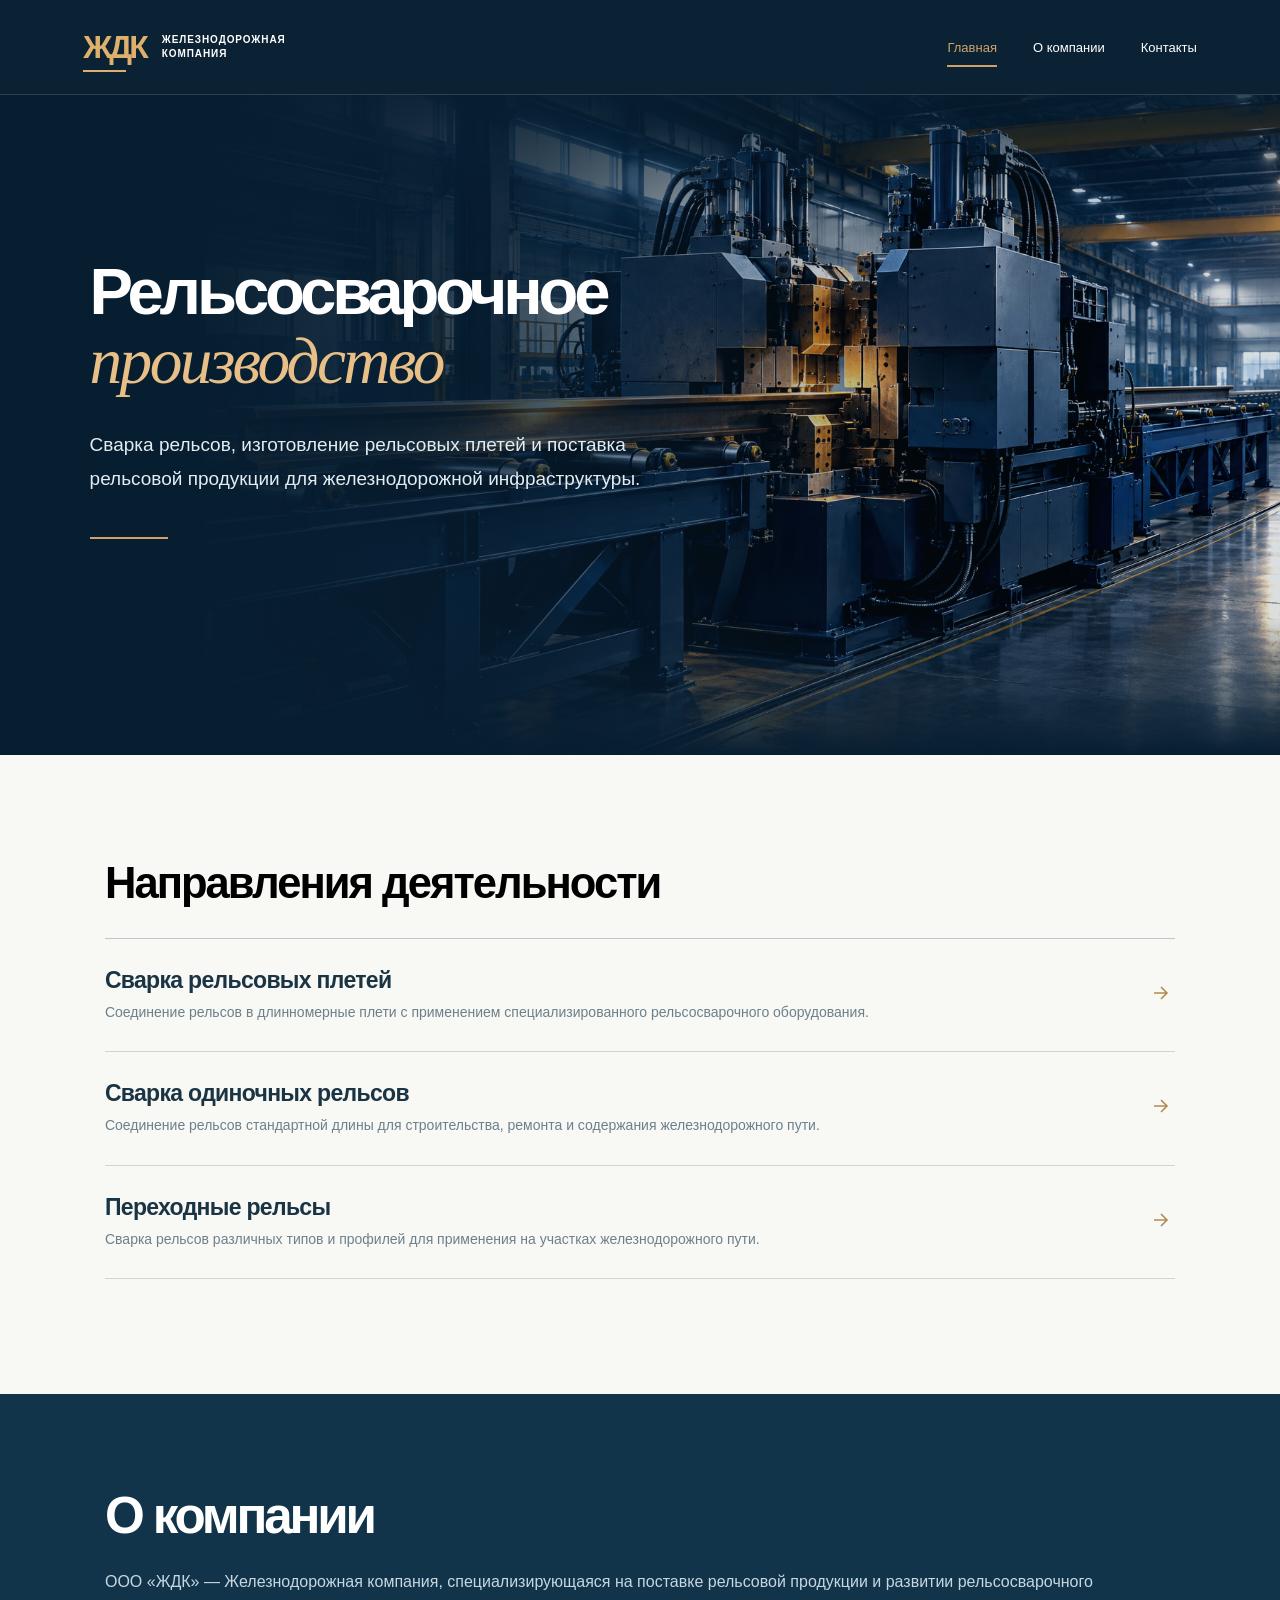
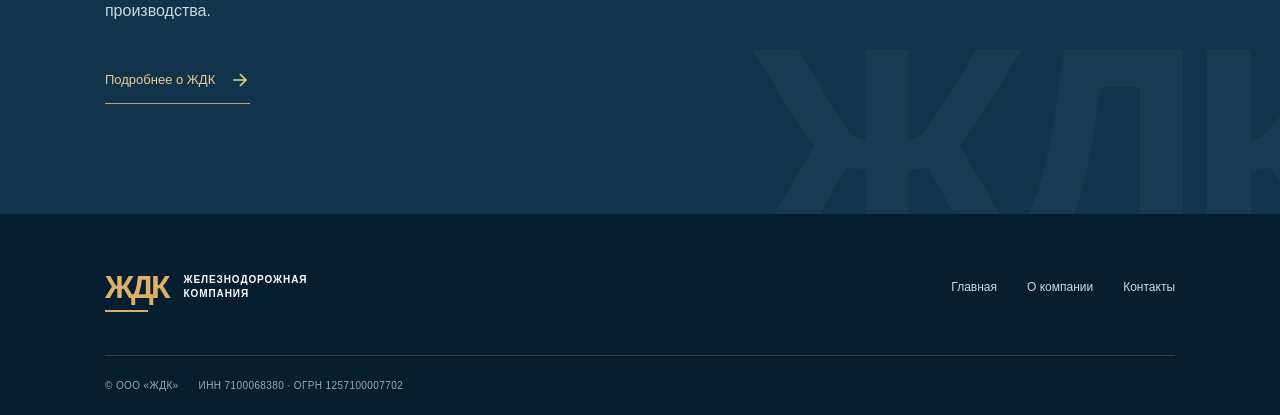
<file: index.html>
<!doctype html>
<html lang="ru"><head><meta charset="utf-8"><meta name="viewport" content="width=device-width,initial-scale=1"><meta name="theme-color" content="#071e31"><meta name="description" content="ЖДК — железнодорожная инфраструктура, направления деятельности и контакты."><title>ЖДК — Рельсосварочное производство</title><link rel="stylesheet" href="/style.css"></head><body><div class="j3-site j3-wide"><header class="j3-header j3-header-dark"><a class="j3-logo" href="/" aria-label="ЖДК — главная"><span class="j3-mark">ЖДК<span class="j3-markbar"></span></span><span class="j3-logo-small">ЖЕЛЕЗНОДОРОЖНАЯ<br/>КОМПАНИЯ</span></a><nav class="j3-nav" aria-label="Разделы сайта"><a class="selected" href="/" aria-current="page">Главная</a><a class="" href="/about.html">О компании</a><a class="" href="/contacts.html">Контакты</a></nav></header><main><section class="j3-homehero"><div class="j3-homehero-photo"><img src="/assets/hero-magicpath-revision2.jpg" alt="Рельсосварочная установка в промышленном цехе"/></div><div class="j3-homehero-mask"></div><div class="j3-hero-main"><h1>Рельсосварочное<br/><em>производство</em></h1><p>Сварка рельсов, изготовление рельсовых плетей и поставка рельсовой продукции для железнодорожной инфраструктуры.</p><div class="j3-hero-accent"></div></div></section><section class="j3-section j3-directions"><div class="j3-dir-title"><h2>Направления деятельности</h2></div><div class="j3-direction-rows"><article><div><h3>Сварка рельсовых плетей</h3><p>Соединение рельсов в длинномерные плети с применением специализированного рельсосварочного оборудования.</p></div><div class="j3-dir-arrow"><svg width="20" height="20" viewBox="0 0 20 20" fill="none" aria-hidden="true"><path d="M3 10h13m-6-6 6 6-6 6" stroke="currentColor" stroke-width="1.6"></path></svg></div></article><article><div><h3>Сварка одиночных рельсов</h3><p>Соединение рельсов стандартной длины для строительства, ремонта и содержания железнодорожного пути.</p></div><div class="j3-dir-arrow"><svg width="20" height="20" viewBox="0 0 20 20" fill="none" aria-hidden="true"><path d="M3 10h13m-6-6 6 6-6 6" stroke="currentColor" stroke-width="1.6"></path></svg></div></article><article><div><h3>Переходные рельсы</h3><p>Сварка рельсов различных типов и профилей для применения на участках железнодорожного пути.</p></div><div class="j3-dir-arrow"><svg width="20" height="20" viewBox="0 0 20 20" fill="none" aria-hidden="true"><path d="M3 10h13m-6-6 6 6-6 6" stroke="currentColor" stroke-width="1.6"></path></svg></div></article></div></section><section class="j3-home-about"><div class="j3-home-about-decoration" aria-hidden="true">ЖДК</div><div class="j3-home-about-grid"><h2>О компании</h2><div class="j3-home-about-content"><p>ООО «ЖДК» — Железнодорожная компания, специализирующаяся на поставке рельсовой продукции и развитии рельсосварочного производства.</p><a class="j3-textlink" href="/about.html">Подробнее о ЖДК <svg width="20" height="20" viewBox="0 0 20 20" fill="none" aria-hidden="true"><path d="M3 10h13m-6-6 6 6-6 6" stroke="currentColor" stroke-width="1.6"></path></svg></a></div></div></section></main><footer class="j3-footer"><div class="j3-footer-top"><a class="j3-logo" href="/" aria-label="ЖДК — главная"><span class="j3-mark">ЖДК<span class="j3-markbar"></span></span><span class="j3-logo-small">ЖЕЛЕЗНОДОРОЖНАЯ<br/>КОМПАНИЯ</span></a><nav><a href="/" aria-current="page">Главная</a><a href="/about.html">О компании</a><a href="/contacts.html">Контакты</a></nav></div><div class="j3-footer-bottom"><span>© ООО «ЖДК»</span><span>ИНН 7100068380 · ОГРН 1257100007702</span></div></footer></div></body></html>
</file>
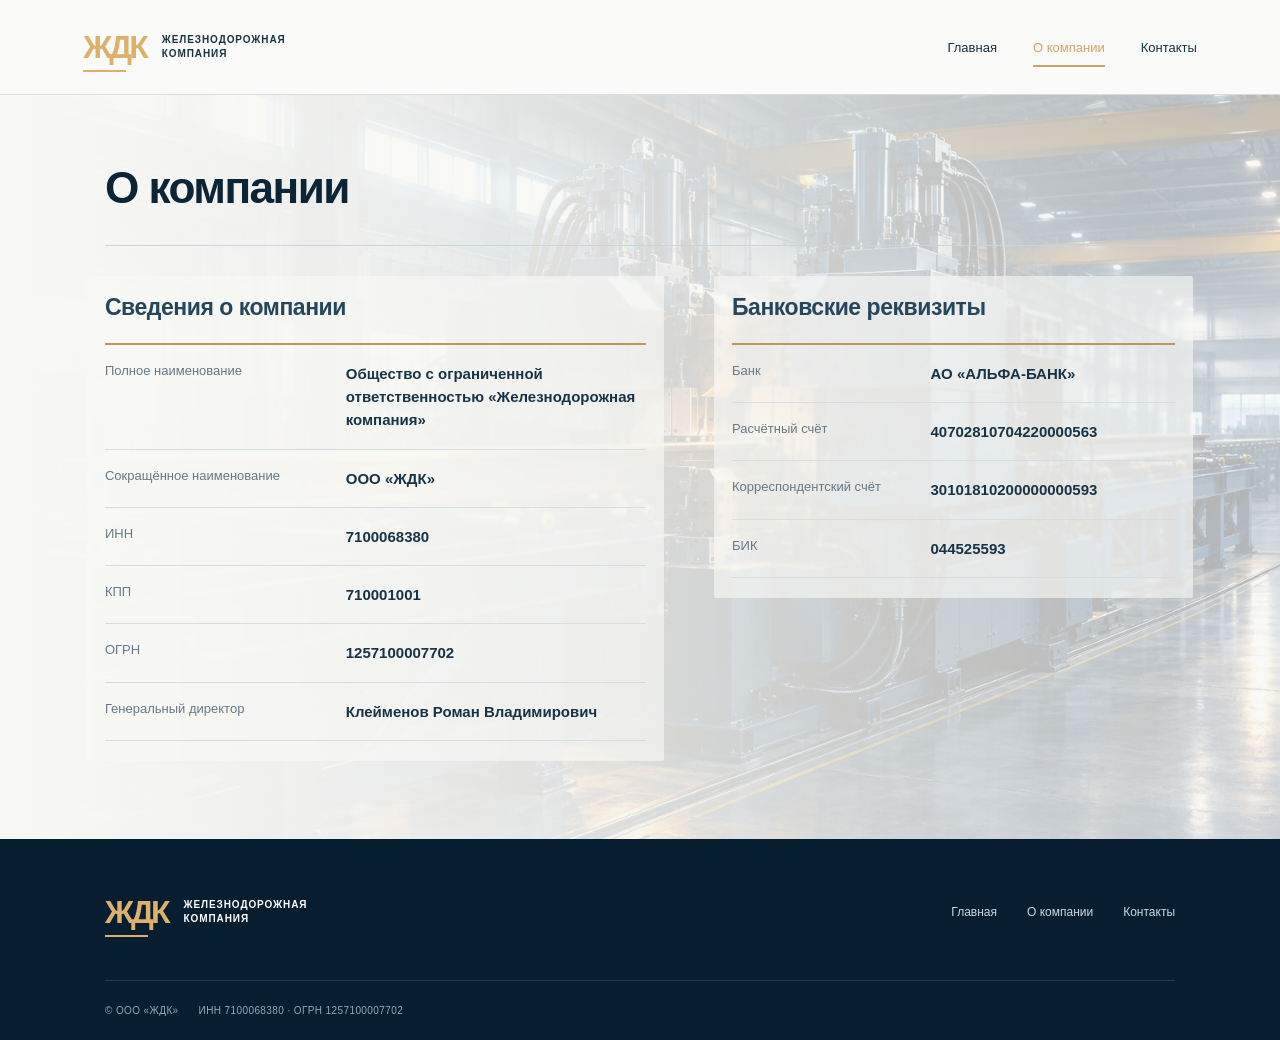
<file: about.html>
<!doctype html>
<html lang="ru"><head><meta charset="utf-8"><meta name="viewport" content="width=device-width,initial-scale=1"><meta name="theme-color" content="#071e31"><meta name="description" content="ЖДК — железнодорожная инфраструктура, направления деятельности и контакты."><title>О компании — ЖДК</title><link rel="stylesheet" href="/style.css"></head><body><div class="j3-site j3-wide"><header class="j3-header j3-header-light"><a class="j3-logo" href="/" aria-label="ЖДК — главная"><span class="j3-mark">ЖДК<span class="j3-markbar"></span></span><span class="j3-logo-small">ЖЕЛЕЗНОДОРОЖНАЯ<br/>КОМПАНИЯ</span></a><nav class="j3-nav" aria-label="Разделы сайта"><a class="" href="/">Главная</a><a class="selected" href="/about.html" aria-current="page">О компании</a><a class="" href="/contacts.html">Контакты</a></nav></header><main><section class="j31-information j31-about"><div class="j31-page-title"><h1>О компании</h1></div><div class="j31-requisites"><section class="j31-group" aria-labelledby="j31-identity"><h2 id="j31-identity">Сведения о компании</h2><dl><div><dt>Полное наименование</dt><dd>Общество с ограниченной ответственностью «Железнодорожная компания»</dd></div><div><dt>Сокращённое наименование</dt><dd>ООО «ЖДК»</dd></div><div><dt>ИНН</dt><dd>7100068380</dd></div><div><dt>КПП</dt><dd>710001001</dd></div><div><dt>ОГРН</dt><dd>1257100007702</dd></div><div><dt>Генеральный директор</dt><dd>Клейменов Роман Владимирович</dd></div></dl></section><section class="j31-group" aria-labelledby="j31-bank"><h2 id="j31-bank">Банковские реквизиты</h2><dl><div><dt>Банк</dt><dd>АО «АЛЬФА-БАНК»</dd></div><div><dt>Расчётный счёт</dt><dd>40702810704220000563</dd></div><div><dt>Корреспондентский счёт</dt><dd>30101810200000000593</dd></div><div><dt>БИК</dt><dd>044525593</dd></div></dl></section></div></section></main><footer class="j3-footer"><div class="j3-footer-top"><a class="j3-logo" href="/" aria-label="ЖДК — главная"><span class="j3-mark">ЖДК<span class="j3-markbar"></span></span><span class="j3-logo-small">ЖЕЛЕЗНОДОРОЖНАЯ<br/>КОМПАНИЯ</span></a><nav><a href="/">Главная</a><a href="/about.html" aria-current="page">О компании</a><a href="/contacts.html">Контакты</a></nav></div><div class="j3-footer-bottom"><span>© ООО «ЖДК»</span><span>ИНН 7100068380 · ОГРН 1257100007702</span></div></footer></div></body></html>
</file>
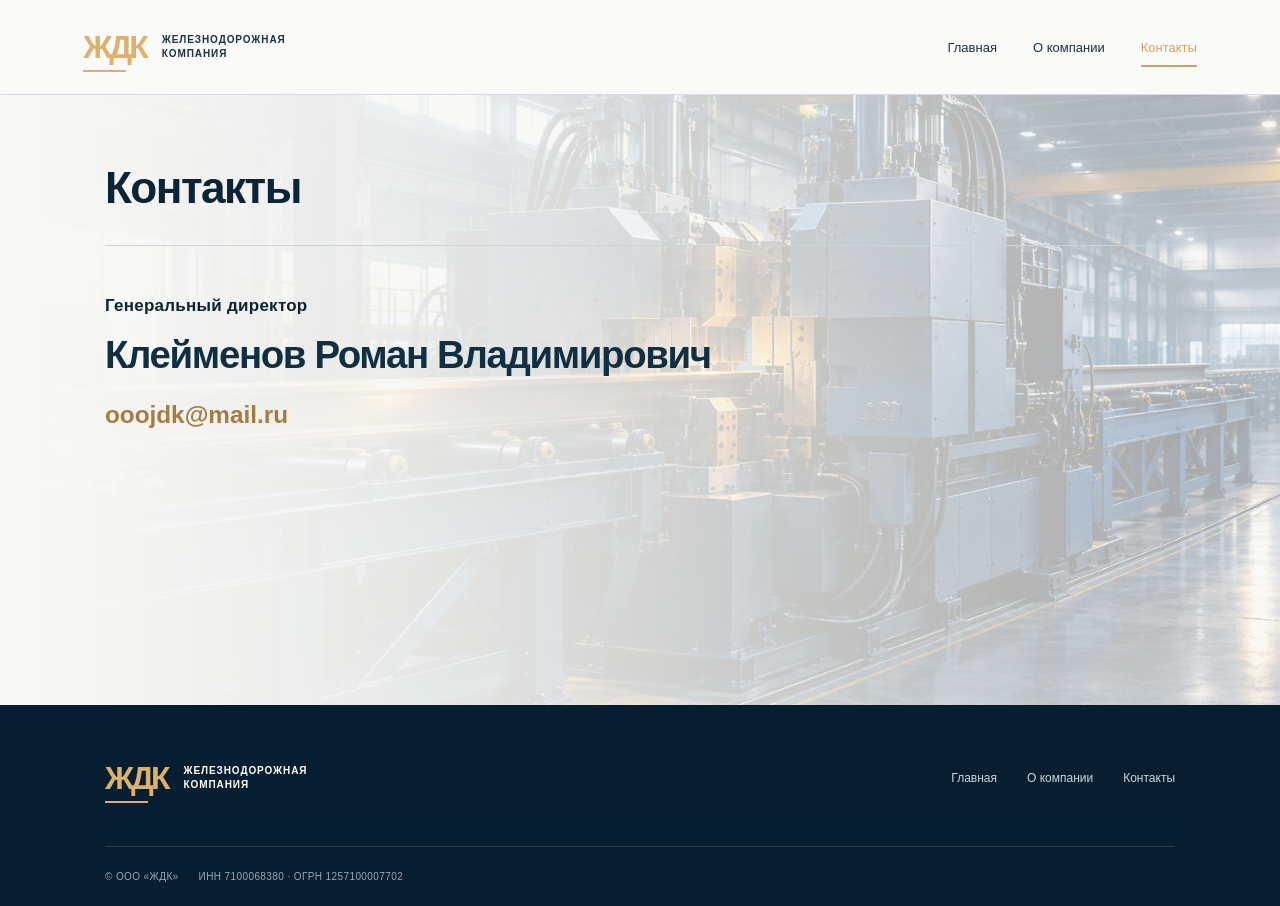
<file: contacts.html>
<!doctype html>
<html lang="ru"><head><meta charset="utf-8"><meta name="viewport" content="width=device-width,initial-scale=1"><meta name="theme-color" content="#071e31"><meta name="description" content="ЖДК — железнодорожная инфраструктура, направления деятельности и контакты."><title>Контакты — ЖДК</title><link rel="stylesheet" href="/style.css"></head><body><div class="j3-site j3-wide"><header class="j3-header j3-header-light"><a class="j3-logo" href="/" aria-label="ЖДК — главная"><span class="j3-mark">ЖДК<span class="j3-markbar"></span></span><span class="j3-logo-small">ЖЕЛЕЗНОДОРОЖНАЯ<br/>КОМПАНИЯ</span></a><nav class="j3-nav" aria-label="Разделы сайта"><a class="" href="/">Главная</a><a class="" href="/about.html">О компании</a><a class="selected" href="/contacts.html" aria-current="page">Контакты</a></nav></header><main><section class="j31-information j31-contacts"><div class="j31-page-title"><h1>Контакты</h1></div><section class="j31-management"><div class="j31-role">Генеральный директор</div><h2>Клейменов Роман Владимирович</h2><a class="j33-inline-email" href="mailto:ooojdk@mail.ru">ooojdk@mail.ru</a></section></section></main><footer class="j3-footer"><div class="j3-footer-top"><a class="j3-logo" href="/" aria-label="ЖДК — главная"><span class="j3-mark">ЖДК<span class="j3-markbar"></span></span><span class="j3-logo-small">ЖЕЛЕЗНОДОРОЖНАЯ<br/>КОМПАНИЯ</span></a><nav><a href="/">Главная</a><a href="/about.html">О компании</a><a href="/contacts.html" aria-current="page">Контакты</a></nav></div><div class="j3-footer-bottom"><span>© ООО «ЖДК»</span><span>ИНН 7100068380 · ОГРН 1257100007702</span></div></footer></div></body></html>
</file>
<file: style.css>
.j3-workspace{font-family:Inter,'Arial',sans-serif;background:#e9ecec;padding:20px;min-height:100vh;color:#102a3b}.j3-previewtoolbar{max-width:1440px;margin:0 auto 13px;display:flex;align-items:center;justify-content:space-between;gap:16px}.j3-previewname{display:flex;align-items:center;gap:12px;color:#677a83;font-size:12px}.j3-previewname strong{color:#162f3f;font-size:15px}.j3-preview-dot{width:8px;height:8px;border-radius:50%;background:#bb9054}.j3-viewportcontrol{display:flex;background:#dce2e3;padding:4px;border-radius:9px;gap:2px}.j3-viewportcontrol a{border:0;background:transparent;color:#627783;border-radius:6px;font-size:12px;padding:8px 14px;cursor:pointer}.j3-viewportcontrol a.active{background:white;color:#132e3f;box-shadow:0 2px 7px #0a293222}.j3-site{max-width:1440px;margin:0 auto;background:#fff;box-shadow:0 15px 65px #263e4d25;overflow:hidden}.j3-site a{cursor:pointer}.j3-header{height:95px;padding:0 6.5%;display:flex;justify-content:space-between;align-items:center;gap:30px;position:relative;z-index:9;border-bottom:1px solid}.j3-header-dark{background:#0a2234;color:#fff;border-color:#ffffff23}.j3-header-light{background:#fafaf8;color:#183342;border-color:#d6dcdf}.j3-logo{display:flex;align-items:center;gap:16px;border:0;background:none;color:inherit;text-align:left;padding:0;white-space:nowrap}.j3-mark{position:relative;color:#ddb06c;font-size:32px;letter-spacing:-.09em;font-weight:800;line-height:1}.j3-markbar{position:absolute;left:0;bottom:-9px;height:2px;background:#dcb06c;width:43px}.j3-logo-small{font-weight:750;font-size:10px;line-height:1.43;letter-spacing:.09em}.j3-nav{display:flex;align-items:center;gap:36px}.j3-nav a{color:inherit;background:none;border:0;font-size:13px;padding:13px 0;white-space:nowrap;position:relative}.j3-nav a.selected{color:#d2a368}.j3-nav a.selected:after{content:'';height:2px;position:absolute;bottom:1px;left:0;right:0;background:#cda16a}.j3-headside{font-size:9px;line-height:1.4;letter-spacing:.18em;opacity:.65;text-align:right}.j3-homehero{position:relative;isolation:isolate;min-height:660px;background:#071e31;color:#fff;display:flex;align-items:center;padding:65px 7% 100px;overflow:hidden}.j3-homehero-photo{position:absolute;top:-4%;right:-1%;bottom:-4%;width:85%;z-index:-2}.j3-homehero-photo img{width:100%;height:100%;object-fit:cover;object-position:65% 50%;filter:contrast(1.06) saturate(.84)}.j3-homehero-mask{position:absolute;inset:0;z-index:-1;background:linear-gradient(90deg,#071e31 0%,#071e31 14%,#071e31ed 27%,#071e31c2 42%,#071e3142 65%,#071e3125 100%),linear-gradient(0deg,#071e31 0%,transparent 21%,transparent 83%,#071e31c9 100%)}.j3-hero-main{position:relative;max-width:790px;width:69%}.j3-overline{font-size:11px;font-weight:750;letter-spacing:.21em;color:#e1b674;display:flex;gap:15px;align-items:center}.j3-overline span{height:1px;width:33px;background:#e1b674}.j3-homehero h1{font-size:clamp(47px,5.1vw,76px);font-weight:750;line-height:1.06;letter-spacing:-.063em;margin:32px 0 32px}.j3-site h1 em,.j3-site h2 em{font-family:Georgia,'Times New Roman',serif;font-style:italic;font-weight:400;letter-spacing:-.04em}.j3-homehero h1 em{color:#e8bf86}.j3-homehero .j3-hero-main>p{font-size:19px;line-height:1.75;max-width:565px;color:#e3edf1;margin:0}.j3-hero-accent{height:2px;width:78px;background:#d1a36a;margin:42px 0 19px}.j3-hero-context{font-size:10px;letter-spacing:.19em;color:#a2bcc8}.j3-hero-bottom{position:absolute;bottom:30px;left:7%;right:7%;display:flex;justify-content:space-between;color:#a1b6c1;letter-spacing:.22em;font-size:10px}.j3-section{padding:105px 8.2% 115px}.j3-directions{background:#f8f8f5}.j3-section-index{display:flex;align-items:center;gap:16px;font-weight:750;letter-spacing:.19em;font-size:10px;color:#99703f}.j3-section-index span:first-child{border:1px solid #c6aa7e;width:29px;height:29px;display:flex;align-items:center;justify-content:center;font-size:10px}.j3-dir-title{display:grid;grid-template-columns:1.3fr .7fr;align-items:end;gap:70px;margin:34px 0 67px}.j3-site h2{font-size:clamp(40px,4.6vw,64px);line-height:1.1;font-weight:750;letter-spacing:-.062em;margin:0}.j3-site h2 em{color:#a47a44}.j3-dir-title>p{font-size:16px;color:#657886;line-height:1.8;margin:0 0 4px}.j3-direction-rows{border-top:1px solid #bac8ce}.j3-direction-rows article{display:grid;grid-template-columns:112px 1fr 35px;align-items:center;gap:18px;padding:29px 0;border-bottom:1px solid #ccd6d9}.j3-dir-number{font-size:27px;letter-spacing:-.05em;color:#ba8d51;font-weight:500}.j3-direction-rows h3{font-size:23px;font-weight:660;letter-spacing:-.03em;margin:0 0 7px;color:#1a3444}.j3-direction-rows p{color:#6d808a;font-size:14px;margin:0;line-height:1.6}.j3-dir-arrow{color:#b48a53}.j3-home-about{position:relative;isolation:isolate;overflow:hidden;padding:94px 8.2% 110px;background:#12344a;color:#fff}.j3-home-about-decoration{position:absolute;z-index:-1;right:-5%;bottom:-120px;color:#ffffff08;font-size:310px;letter-spacing:-.1em;font-weight:800}.j3-home-about .j3-section-index{color:#d8ac76}.j3-home-about-grid{display:grid;grid-template-columns:1.1fr 1fr;gap:100px;margin-top:40px}.j3-home-about h2{color:#fff}.j3-home-about h2 em{color:#d7ae7d}.j3-home-about-content p{font-size:16px;color:#c6d7e0;line-height:1.8;margin:0 0 21px}.j3-textlink{display:inline-flex;align-items:center;gap:15px;color:#ecc996;border:0;border-bottom:1px solid #c8a371;background:none;font-size:13px;padding:13px 0;margin-top:10px}.j3-footer{background:#071e31;color:#fff;padding:57px 8.2% 24px}.j3-footer-top{display:flex;justify-content:space-between;align-items:center;border-bottom:1px solid #ffffff25;padding-bottom:52px;gap:30px}.j3-footer-top nav{display:flex;gap:30px}.j3-footer-top nav a{background:none;border:0;color:#cad8df;font-size:12px}.j3-footer-bottom{display:flex;justify-content:space-between;gap:20px;color:#94aab6;font-size:10px;letter-spacing:.04em;padding-top:24px}.j3-internalhero{position:relative;overflow:hidden;padding:72px 8.2% 85px}.j3-about-hero{background:#fafaf8;color:#153446}.j3-inner-kicker{font-size:11px;letter-spacing:.17em;color:#a27942;font-weight:740}.j3-inner-kicker span{border-bottom:1px solid #b9905a;margin-right:17px;padding-bottom:7px}.j3-inner-title{position:relative;min-height:370px;display:flex;align-items:center;isolation:isolate}.j3-inner-title>div{position:relative;z-index:1}.j3-inner-small{font-size:12px;letter-spacing:.20em;color:#6e828b;font-weight:700}.j3-inner-title h1{font-size:clamp(105px,16vw,225px);letter-spacing:-.105em;font-weight:780;line-height:1;margin:16px 0}.j3-point{color:#bd9154}.j3-inner-title p{font-size:20px;line-height:1.7;max-width:580px;color:#5f7684}.j3-watermark{position:absolute;right:-4%;bottom:-40px;font-size:260px;color:#e7ebeb;font-weight:800;letter-spacing:-.1em;z-index:-1}.j3-company-description{background:#112e42;color:#fff}.j3-company-description .j3-section-index{color:#d8af7c}.j3-company-grid{display:grid;grid-template-columns:1fr 1fr;gap:90px;align-items:center;margin-top:40px}.j3-company-grid h2{color:white}.j3-company-grid h2 em{color:#e2b680}.j3-company-grid>p{color:#d1dee3;line-height:1.85;font-size:18px}.j3-company-details{background:#fff;padding:93px 8.2% 120px}.j3-company-details h2{margin:32px 0 52px}.j3-detail-grid{display:grid;grid-template-columns:1fr 1fr;gap:80px}.j3-detail-group h3{font-size:19px;font-weight:670;padding-bottom:22px;margin:0;border-bottom:2px solid #c29a66}.j3-detail-group dl{margin:0}.j3-detail-group dl>div{border-bottom:1px solid #e2e8e9;padding:18px 0}.j3-detail-group dt{font-size:10px;letter-spacing:.16em;color:#8b9da5;text-transform:uppercase;font-weight:700;margin-bottom:8px}.j3-detail-group dd{font-size:16px;font-weight:570;line-height:1.5;margin:0;color:#243e4d;overflow-wrap:anywhere}.j3-contacts-hero{background:#0b273a;color:#fff;min-height:340px}.j3-contacts-hero .j3-inner-kicker{color:#e5ba80}.j3-contact-heroinner{padding:68px 0 22px;position:relative}.j3-contact-heroinner>span{font-size:11px;letter-spacing:.26em;color:#a4b9c4}.j3-contact-heroinner h1{font-size:clamp(70px,9vw,130px);letter-spacing:-.075em;line-height:1;margin:20px 0}.j3-contact-heroinner p{font-size:19px;color:#bbd0da}.j3-contacts-body{background:#f8f8f5}.j3-contact-overview{display:grid;grid-template-columns:1fr 1fr;gap:75px;align-items:start;margin-top:52px}.j3-contact-primary{border-top:2px solid #c29a66}.j3-contact-pair{padding:24px 0;border-bottom:1px solid #ccd5d9;display:flex;flex-direction:column;gap:11px}.j3-contact-pair span,.j3-director-contact span{color:#7e929e;font-size:10px;font-weight:750;letter-spacing:.17em}.j3-contact-pair a,.j3-director-contact a{color:#163b50;font-size:24px;letter-spacing:-.03em;font-weight:590;text-decoration:none;overflow-wrap:anywhere}.j3-contact-pair a:hover,.j3-director-contact a:hover{text-decoration:underline}.j3-contact-pair p{font-size:17px;line-height:1.65;color:#334e5e;margin:0}.j3-director{background:#fff;padding:98px 8.2% 115px}.j3-director-grid{display:grid;grid-template-columns:1.1fr .8fr;gap:80px;margin-top:43px;align-items:end}.j3-director-role{letter-spacing:.19em;color:#a8804a;font-size:10px;font-weight:720}.j3-director h2{margin:21px 0 19px}.j3-director h2 em{font-size:.84em}.j3-director-grid>div>p{color:#647d8a;font-size:15px}.j3-director-contact{border-top:2px solid #c39c66}.j3-director-contact>div{padding:21px 0;border-bottom:1px solid #d5dee2;display:flex;flex-direction:column;gap:10px}.j3-director-contact a{font-size:20px}
.j3-phone{max-width:390px}.j3-phone .j3-header{height:69px;padding:0 23px}.j3-phone .j3-logo{gap:9px}.j3-phone .j3-mark{font-size:24px}.j3-phone .j3-markbar{bottom:-6px;width:32px}.j3-phone .j3-logo-small{font-size:8px}.j3-phone .j3-headside{display:none}.j3-phone .j3-nav{gap:10px}.j3-phone .j3-nav a{font-size:9px;padding:8px 0}.j3-phone .j3-homehero{min-height:650px;align-items:flex-start;padding:60px 26px 90px}.j3-phone .j3-homehero-photo{top:29%;right:-65%;bottom:0;width:190%}.j3-phone .j3-homehero-photo img{object-position:72% 50%}.j3-phone .j3-homehero-mask{background:linear-gradient(180deg,#071e31 0%,#071e31e8 25%,#071e3150 54%,#071e31ba 84%,#071e31 100%)}.j3-phone .j3-hero-main{width:100%}.j3-phone .j3-overline{font-size:9px;letter-spacing:.13em}.j3-phone .j3-overline span{width:20px}.j3-phone .j3-homehero h1{font-size:42px;margin:23px 0 22px}.j3-phone .j3-homehero .j3-hero-main>p{font-size:15px;line-height:1.62}.j3-phone .j3-hero-accent{margin:26px 0 15px}.j3-phone .j3-hero-context{font-size:9px}.j3-phone .j3-hero-bottom{left:26px;right:26px;font-size:8px}.j3-phone .j3-section{padding:69px 26px 76px}.j3-phone .j3-section-index{font-size:9px}.j3-phone .j3-dir-title{display:block;margin:27px 0 37px}.j3-phone h2{font-size:37px}.j3-phone .j3-dir-title>p{font-size:14px;line-height:1.7;margin-top:19px}.j3-phone .j3-direction-rows article{grid-template-columns:39px 1fr 17px;gap:9px;padding:24px 0}.j3-phone .j3-dir-number{font-size:19px}.j3-phone .j3-direction-rows h3{font-size:17px}.j3-phone .j3-direction-rows p{font-size:12px;line-height:1.56}.j3-phone .j3-home-about{padding:72px 26px}.j3-phone .j3-home-about-grid{display:block;margin-top:28px}.j3-phone .j3-home-about-content{margin-top:29px}.j3-phone .j3-home-about-content p{font-size:14px}.j3-phone .j3-home-about-decoration{font-size:160px;bottom:20px}.j3-phone .j3-footer{padding:42px 26px 26px}.j3-phone .j3-footer-top{display:block;padding-bottom:35px}.j3-phone .j3-footer-top nav{margin-top:37px;gap:19px}.j3-phone .j3-footer-top nav a{font-size:11px}.j3-phone .j3-footer-bottom{display:block;font-size:10px;line-height:2.2}.j3-phone .j3-footer-bottom span{display:block}.j3-phone .j3-internalhero{padding:54px 26px 65px}.j3-phone .j3-inner-kicker{font-size:9px}.j3-phone .j3-inner-title{min-height:275px}.j3-phone .j3-inner-small{font-size:10px;letter-spacing:.13em}.j3-phone .j3-inner-title h1{font-size:118px;margin:8px 0}.j3-phone .j3-inner-title p{font-size:16px}.j3-phone .j3-watermark{font-size:140px;bottom:0;right:-45px}.j3-phone .j3-company-grid{display:block;margin-top:32px}.j3-phone .j3-company-grid>p{font-size:15px;margin-top:22px}.j3-phone .j3-company-details{padding:74px 26px 80px}.j3-phone .j3-company-details h2{margin:25px 0 37px}.j3-phone .j3-detail-grid{display:block}.j3-phone .j3-detail-group+.j3-detail-group{margin-top:47px}.j3-phone .j3-detail-group h3{font-size:18px}.j3-phone .j3-detail-group dd{font-size:14px}.j3-phone .j3-contacts-hero{min-height:275px}.j3-phone .j3-contact-heroinner{padding:61px 0 0}.j3-phone .j3-contact-heroinner h1{font-size:69px}.j3-phone .j3-contact-overview{display:block;margin-top:36px}.j3-phone .j3-contact-primary{margin-top:35px}.j3-phone .j3-contact-pair a{font-size:21px}.j3-phone .j3-contact-pair p{font-size:14px}.j3-phone .j3-director{padding:72px 26px 83px}.j3-phone .j3-director-grid{display:block;margin-top:30px}.j3-phone .j3-director h2{font-size:32px}.j3-phone .j3-director-grid>div>p{font-size:13px}.j3-phone .j3-director-contact{margin-top:35px}.j3-phone .j3-director-contact a{font-size:20px}
@media(max-width:650px){.j3-workspace{padding:8px}.j3-previewname>span:last-child{display:none}.j3-viewportcontrol a{padding:8px 9px}.j3-site.j3-wide{max-width:390px}.j3-site.j3-wide .j3-header{height:69px;padding:0 23px}.j3-site.j3-wide .j3-logo-small{font-size:8px}.j3-site.j3-wide .j3-mark{font-size:24px}.j3-site.j3-wide .j3-headside{display:none}.j3-site.j3-wide .j3-nav{gap:10px}.j3-site.j3-wide .j3-nav a{font-size:9px}.j3-site.j3-wide .j3-homehero{min-height:650px;align-items:flex-start;padding:60px 26px 90px}.j3-site.j3-wide .j3-homehero-photo{top:30%;right:-65%;width:190%}.j3-site.j3-wide .j3-homehero-mask{background:linear-gradient(180deg,#071e31,#071e31e8 25%,#071e3150 54%,#071e31ba 84%,#071e31 100%)}.j3-site.j3-wide .j3-hero-main{width:100%}.j3-site.j3-wide .j3-homehero h1{font-size:40px}.j3-site.j3-wide .j3-homehero .j3-hero-main>p{font-size:15px}.j3-site.j3-wide .j3-section{padding:69px 26px}.j3-site.j3-wide h2{font-size:35px}.j3-site.j3-wide .j3-dir-title{display:block}.j3-site.j3-wide .j3-direction-rows article{grid-template-columns:39px 1fr 17px}.j3-site.j3-wide .j3-direction-rows h3{font-size:17px}.j3-site.j3-wide .j3-direction-rows p{font-size:12px}.j3-site.j3-wide .j3-home-about{padding:70px 26px}.j3-site.j3-wide .j3-home-about-grid{display:block}.j3-site.j3-wide .j3-home-about-content p{font-size:14px}.j3-site.j3-wide .j3-footer{padding:40px 26px}.j3-site.j3-wide .j3-footer-top{display:block}.j3-site.j3-wide .j3-footer-top nav{margin-top:30px}.j3-site.j3-wide .j3-footer-bottom{display:block;line-height:2}.j3-site.j3-wide .j3-footer-bottom span{display:block}.j3-site.j3-wide .j3-internalhero{padding:54px 26px}.j3-site.j3-wide .j3-inner-title{min-height:280px}.j3-site.j3-wide .j3-inner-title h1{font-size:115px}.j3-site.j3-wide .j3-inner-title p{font-size:16px}.j3-site.j3-wide .j3-company-grid{display:block}.j3-site.j3-wide .j3-company-grid>p{font-size:15px}.j3-site.j3-wide .j3-company-details{padding:70px 26px}.j3-site.j3-wide .j3-detail-grid{display:block}.j3-site.j3-wide .j3-detail-group+.j3-detail-group{margin-top:40px}.j3-site.j3-wide .j3-contacts-hero{min-height:275px}.j3-site.j3-wide .j3-contact-heroinner h1{font-size:69px}.j3-site.j3-wide .j3-contact-overview{display:block}.j3-site.j3-wide .j3-contact-primary{margin-top:35px}.j3-site.j3-wide .j3-director{padding:70px 26px}.j3-site.j3-wide .j3-director-grid{display:block}.j3-site.j3-wide .j3-director-contact{margin-top:34px}}

/* Редакция 3: сдержанные информационные страницы */
.j3-simplepage{background:#fbfbf8;padding:72px 8.2% 115px;color:#173447;min-height:690px}
.j3-simple-heading{border-bottom:1px solid #d5dcdd;padding-bottom:41px;margin-bottom:53px}
.j3-simple-heading h1{font-size:clamp(45px,5vw,72px);letter-spacing:-.065em;font-weight:720;line-height:1.13;margin:27px 0 9px}
.j3-simple-heading p{font-size:15px;color:#7b8d96;margin:0}
.j3-simplepage .j3-detail-grid{gap:72px}
.j3-simplepage .j3-detail-group h3{font-size:17px}
.j3-director-block{max-width:900px}
.j3-director-block h2{font-size:clamp(30px,3.3vw,46px);letter-spacing:-.045em;margin:17px 0 37px;line-height:1.15}
.j3-director-contacts{display:grid;grid-template-columns:1fr 1fr;gap:40px;border-top:2px solid #c9a070}
.j3-director-contacts .j3-contact-pair{padding:27px 0}
.j3-director-contacts .j3-contact-pair a{font-size:21px}
.j3-address-block{margin-top:56px;border-top:1px solid #d2dcdf;padding-top:30px}
.j3-address-block p{max-width:720px;font-size:16px;color:#355466;line-height:1.7}
.j3-phone .j3-simplepage{padding:58px 26px 76px;min-height:500px}
.j3-phone .j3-simple-heading{padding-bottom:28px;margin-bottom:35px}
.j3-phone .j3-simple-heading h1{font-size:41px}
.j3-phone .j3-simplepage .j3-detail-grid{display:block}
.j3-phone .j3-director-block h2{font-size:28px}
.j3-phone .j3-director-contacts{display:block}
.j3-phone .j3-director-contacts .j3-contact-pair a{font-size:18px}
.j3-phone .j3-address-block{margin-top:37px}
.j3-phone .j3-address-block p{font-size:14px}
@media(max-width:650px){.j3-site.j3-wide .j3-simplepage{padding:58px 26px 76px;min-height:500px}.j3-site.j3-wide .j3-simple-heading h1{font-size:41px}.j3-site.j3-wide .j3-director-block h2{font-size:28px}.j3-site.j3-wide .j3-director-contacts{display:block}.j3-site.j3-wide .j3-director-contacts .j3-contact-pair a{font-size:18px}}

/* ЖДК 3.1: внутренние страницы. Главная страница не меняется. */
.j31-information{background:#f8f8f5;min-height:610px;padding:67px 8.2% 98px;color:#173447;font-family:Inter,Arial,sans-serif}
.j31-page-title{padding:0 0 30px;border-bottom:1px solid #cbd4d8;margin-bottom:47px}
.j31-page-title h1{font-family:Inter,Arial,sans-serif;font-style:normal;font-size:clamp(38px,3.45vw,48px);letter-spacing:-.035em;font-weight:700;line-height:1.2;margin:0;color:#0b2436}
.j31-requisites{display:grid;grid-template-columns:minmax(0,1.1fr) minmax(0,.9fr);gap:8%;align-items:start}
.j31-group h2{font-family:Inter,Arial,sans-serif;font-size:23px;line-height:1.3;font-style:normal;font-weight:650;letter-spacing:-.02em;padding-bottom:20px;margin:0;border-bottom:2px solid #bc955f;color:#25465b}
.j31-group dl{margin:0}
.j31-group dl>div{display:grid;grid-template-columns:minmax(135px,.43fr) minmax(0,.57fr);gap:14px;padding:17px 0;border-bottom:1px solid #d6dde0;align-items:start}
.j31-group dt{color:#657986;font-size:13px;line-height:1.45;font-weight:500;margin:0}
.j31-group dd{color:#173447;font-size:15px;line-height:1.55;font-weight:570;margin:0;overflow-wrap:anywhere;font-variant-numeric:tabular-nums}
.j31-management{max-width:1040px}
.j31-role{font-size:15px;color:#607681;font-weight:550;line-height:1.5}
.j31-management h2{font-family:Inter,Arial,sans-serif!important;font-size:clamp(27px,3vw,39px)!important;font-style:normal;font-weight:650!important;letter-spacing:-.035em!important;line-height:1.25!important;margin:13px 0 32px!important;color:#102f43!important}
.j31-direct-contacts{border-top:2px solid #bc955f;display:grid;grid-template-columns:1fr 1fr;gap:38px;max-width:900px}
.j31-direct-contacts>div{display:flex;flex-direction:column;gap:10px;padding:22px 0 26px;border-bottom:1px solid #d5dde0;min-width:0}
.j31-direct-contacts span{font-size:13px;color:#647984;line-height:1.5}
.j31-direct-contacts a{font-size:clamp(17px,1.55vw,21px);font-weight:600;line-height:1.4;text-decoration:none;color:#173b50;overflow-wrap:anywhere}
.j31-direct-contacts a:hover{text-decoration:underline}
.j31-location{border-top:1px solid #cbd4d8;margin-top:53px;padding-top:27px}
.j31-location h2{font-family:Inter,Arial,sans-serif!important;font-size:17px!important;letter-spacing:0!important;font-weight:650!important;font-style:normal!important;color:#25465b!important;margin:0 0 11px!important}
.j31-location p{font-size:16px;line-height:1.65;max-width:740px;color:#345364;margin:0}
.j3-phone .j31-information{padding:42px 25px 63px;min-height:400px}
.j3-phone .j31-page-title{padding-bottom:24px;margin-bottom:30px}
.j3-phone .j31-page-title h1{font-size:33px}
.j3-phone .j31-requisites{display:block}
.j3-phone .j31-group+.j31-group{margin-top:38px}
.j3-phone .j31-group h2{font-size:19px}
.j3-phone .j31-group dl>div{grid-template-columns:1fr;gap:5px;padding:13px 0}
.j3-phone .j31-group dt{font-size:12px}
.j3-phone .j31-group dd{font-size:14px}
.j3-phone .j31-management h2{font-size:26px!important;line-height:1.3!important;margin-bottom:25px!important}
.j3-phone .j31-direct-contacts{display:block}
.j3-phone .j31-direct-contacts>div{padding:17px 0}
.j3-phone .j31-direct-contacts a{font-size:18px}
.j3-phone .j31-location{margin-top:33px;padding-top:24px}
.j3-phone .j31-location p{font-size:14px}
@media(max-width:650px){
.j3-site.j3-wide .j31-information{padding:42px 25px 63px;min-height:400px}
.j3-site.j3-wide .j31-page-title{padding-bottom:24px;margin-bottom:30px}
.j3-site.j3-wide .j31-page-title h1{font-size:33px}
.j3-site.j3-wide .j31-requisites{display:block}
.j3-site.j3-wide .j31-group+.j31-group{margin-top:38px}
.j3-site.j3-wide .j31-group h2{font-size:19px}
.j3-site.j3-wide .j31-group dl>div{grid-template-columns:1fr;gap:5px;padding:13px 0}
.j3-site.j3-wide .j31-group dt{font-size:12px}
.j3-site.j3-wide .j31-group dd{font-size:14px}
.j3-site.j3-wide .j31-management h2{font-size:26px!important;line-height:1.3!important}
.j3-site.j3-wide .j31-direct-contacts{display:block}
.j3-site.j3-wide .j31-direct-contacts>div{padding:17px 0}
.j3-site.j3-wide .j31-direct-contacts a{font-size:18px}
.j3-site.j3-wide .j31-location{margin-top:33px;padding-top:24px}
.j3-site.j3-wide .j31-location p{font-size:14px}
}

/* Редакция 3.2. Промышленный фон только на внутренних страницах. */
.j31-information{position:relative;isolation:isolate;overflow:hidden;background:#f8f8f5}
.j31-information::before{
 content:"";position:absolute;inset:0;z-index:-1;pointer-events:none;
 background-image:url("/assets/hero-magicpath-revision2.jpg");
 background-repeat:no-repeat;background-size:cover;background-position:63% 33%;
 opacity:.25;
 -webkit-mask-image:linear-gradient(90deg,transparent 0%,rgba(0,0,0,.25) 26%,#000 92%);
 mask-image:linear-gradient(90deg,transparent 0%,rgba(0,0,0,.25) 26%,#000 92%);
}
.j31-about::before{background-position:68% 38%;opacity:.34}
.j31-contacts::before{background-position:69% 46%;opacity:.40}
.j31-information::after{content:"";position:absolute;inset:0;z-index:-1;pointer-events:none;background:linear-gradient(90deg,rgba(248,248,245,.64) 0%,rgba(248,248,245,.25) 58%,rgba(248,248,245,.20) 100%)}
.j31-requisites .j31-group{background:rgba(248,248,245,.88);border-radius:2px;padding:17px 18px 20px;margin:-17px -18px -20px;backdrop-filter:blur(2px);-webkit-backdrop-filter:blur(2px)}
.j31-management,.j31-location{position:relative}
.j31-contacts .j31-direct-contacts>div,.j31-contacts .j31-location{background:rgba(248,248,245,.76)}
.j3-phone .j31-information::before{background-position:66% center;opacity:.23}
.j3-phone .j31-information::after{background:rgba(248,248,245,.61)}
.j3-phone .j31-requisites .j31-group{background:rgba(248,248,245,.89)}
@media(max-width:650px){
 .j3-site.j3-wide .j31-information::before{background-position:66% center;opacity:.23}
 .j3-site.j3-wide .j31-information::after{background:rgba(248,248,245,.61)}
 .j3-site.j3-wide .j31-requisites .j31-group{background:rgba(248,248,245,.89)}
}

/* Редакция 3.2: выравнивание данных в контактных окнах */
.j31-contacts .j31-direct-contacts>div{
 align-items:center;
 justify-content:center;
 text-align:center;
 padding:27px 24px 30px;
 gap:12px;
 box-sizing:border-box;
}
.j31-contacts .j31-direct-contacts a{display:block;max-width:100%;overflow-wrap:anywhere}
.j3-phone .j31-contacts .j31-direct-contacts>div{padding:24px 18px 27px}
@media(max-width:650px){
 .j3-site.j3-wide .j31-contacts .j31-direct-contacts>div{padding:24px 18px 27px}
}

/* ЖДК 3.3: единая композиция и упрощение главной страницы. */
.j3-header{justify-content:space-between}
.j3-hero-main{max-width:790px}
.j3-dir-title{display:block;margin:0 0 36px}
.j3-dir-title h2{font-size:clamp(32px,3.4vw,47px);letter-spacing:-.045em}
.j3-direction-rows article{grid-template-columns:minmax(0,1fr) 35px;padding:28px 0}
.j3-home-about-grid{grid-template-columns:.7fr 1.3fr;gap:60px;margin-top:0}
.j3-home-about-grid h2{font-size:clamp(34px,4vw,52px)}
.j3-homehero h1{margin-top:0}
.j31-contacts .j31-direct-contacts{grid-template-columns:minmax(0,1fr);max-width:560px}
.j31-contacts .j31-direct-contacts>div{background:rgba(248,248,245,.78)}
.j31-contacts .j31-direct-contacts a{font-size:clamp(20px,2vw,27px)}
.j3-footer-bottom{justify-content:flex-start}
.j3-phone .j3-direction-rows article,
.j3-site.j3-wide .j3-direction-rows article{grid-template-columns:minmax(0,1fr) 24px}
.j3-phone .j3-dir-title,.j3-site.j3-wide .j3-dir-title{margin-bottom:30px}
.j3-phone .j3-home-about-grid,.j3-site.j3-wide .j3-home-about-grid{display:block}
.j3-phone .j3-home-about-content,.j3-site.j3-wide .j3-home-about-content{margin-top:24px}
/* Ключевая правка мобильного фона: убираем сильную белую вуаль,
   используем фотографию с выраженной фактурой справа и светлую карточку для реквизитов. */
.j3-phone .j31-information::before{
  background-position:66% 38%;opacity:.72;
  -webkit-mask-image:linear-gradient(90deg,rgba(0,0,0,.45) 0%,#000 90%);
  mask-image:linear-gradient(90deg,rgba(0,0,0,.45) 0%,#000 90%);
}
.j3-phone .j31-information::after{background:linear-gradient(180deg,rgba(248,248,245,.33),rgba(248,248,245,.14) 62%,rgba(248,248,245,.37))}
.j3-phone .j31-about::before{background-position:67% center;opacity:.80}
.j3-phone .j31-contacts::before{background-position:71% center;opacity:.80}
.j3-phone .j31-requisites .j31-group{background:rgba(248,248,245,.90);padding:20px;border-radius:4px}
.j3-phone .j31-contacts .j31-direct-contacts>div{background:rgba(248,248,245,.88)}
@media(max-width:650px){
 .j3-site.j3-wide .j31-information::before{
   background-position:66% 38%;opacity:.72;
   -webkit-mask-image:linear-gradient(90deg,rgba(0,0,0,.45) 0%,#000 90%);
   mask-image:linear-gradient(90deg,rgba(0,0,0,.45) 0%,#000 90%);
 }
 .j3-site.j3-wide .j31-information::after{background:linear-gradient(180deg,rgba(248,248,245,.33),rgba(248,248,245,.14) 62%,rgba(248,248,245,.37))}
 .j3-site.j3-wide .j31-about::before{background-position:67% center;opacity:.80}
 .j3-site.j3-wide .j31-contacts::before{background-position:71% center;opacity:.80}
 .j3-site.j3-wide .j31-requisites .j31-group{background:rgba(248,248,245,.90);padding:20px;border-radius:4px}
 .j3-site.j3-wide .j31-contacts .j31-direct-contacts>div{background:rgba(248,248,245,.88)}
}

/* Редакция 3.3: уточнение прозрачности и акцента по решению Owner. */
.j31-about .j31-requisites .j31-group{
 background:rgba(248,248,245,.72);
 backdrop-filter:blur(1px);
 -webkit-backdrop-filter:blur(1px);
}
.j31-contacts .j31-role{
 color:#0b2436;
 font-size:17px;
 font-weight:800;
 letter-spacing:.015em;
}
.j3-phone .j31-about .j31-requisites .j31-group{
 background:rgba(248,248,245,.77);
}
.j3-phone .j31-contacts .j31-role{
 color:#0b2436;
 font-size:17px;
 font-weight:800;
}
@media(max-width:650px){
 .j3-site.j3-wide .j31-about .j31-requisites .j31-group{
   background:rgba(248,248,245,.77);
 }
 .j3-site.j3-wide .j31-contacts .j31-role{
   color:#0b2436;
   font-size:17px;
   font-weight:800;
 }
}

/* Редакция 3.3: email как часть блока руководителя без отдельного окна. */
.j31-contacts .j33-inline-email{
 display:inline-block;
 color:#a67c43;
 font-size:clamp(19px,1.9vw,25px);
 font-weight:650;
 line-height:1.5;
 text-decoration:none;
 margin-top:1px;
 border-bottom:0;
 padding-bottom:0;
 overflow-wrap:anywhere;
}
.j31-contacts .j33-inline-email:hover{color:#765321;text-decoration:none;border-bottom:0}
.j31-contacts .j33-inline-email:focus-visible{outline:2px solid #a67c43;outline-offset:5px}
.j31-contacts .j31-management h2{margin-bottom:17px!important}
.j3-phone .j31-contacts .j33-inline-email{font-size:19px}
@media(max-width:650px){
 .j3-site.j3-wide .j31-contacts .j33-inline-email{font-size:19px}
}

/* Редакция 3.3: единая облегчённая подложка на мобильных внутренних страницах. */
.j31-about .j31-requisites .j31-group{
  background:rgba(248,248,245,.62);
}
.j3-phone .j31-about .j31-requisites .j31-group{
  background:rgba(248,248,245,.68);
}
.j3-phone .j31-contacts .j31-management{
  background:rgba(248,248,245,.68);
  padding:22px 20px 26px;
  border-radius:4px;
  backdrop-filter:blur(1px);
  -webkit-backdrop-filter:blur(1px);
}
@media(max-width:650px){
 .j3-site.j3-wide .j31-about .j31-requisites .j31-group{
  background:rgba(248,248,245,.68);
 }
 .j3-site.j3-wide .j31-contacts .j31-management{
  background:rgba(248,248,245,.68);
  padding:22px 20px 26px;
  border-radius:4px;
  backdrop-filter:blur(1px);
  -webkit-backdrop-filter:blur(1px);
 }
}


@media(max-width:650px){.j3-site.j3-wide .j3-header{height:69px;padding:0 23px}.j3-site.j3-wide .j3-logo{gap:9px}.j3-site.j3-wide .j3-mark{font-size:24px}.j3-site.j3-wide .j3-markbar{bottom:-6px;width:32px}.j3-site.j3-wide .j3-logo-small{font-size:8px}.j3-site.j3-wide .j3-headside{display:none}.j3-site.j3-wide .j3-nav{gap:10px}.j3-site.j3-wide .j3-nav button{font-size:9px;padding:8px 0}.j3-site.j3-wide .j3-homehero{min-height:650px;align-items:flex-start;padding:60px 26px 90px}.j3-site.j3-wide .j3-homehero-photo{top:29%;right:-65%;bottom:0;width:190%}.j3-site.j3-wide .j3-homehero-photo img{object-position:72% 50%}.j3-site.j3-wide .j3-homehero-mask{background:linear-gradient(180deg,#071e31 0%,#071e31e8 25%,#071e3150 54%,#071e31ba 84%,#071e31 100%)}.j3-site.j3-wide .j3-hero-main{width:100%}.j3-site.j3-wide .j3-overline{font-size:9px;letter-spacing:.13em}.j3-site.j3-wide .j3-overline span{width:20px}.j3-site.j3-wide .j3-homehero h1{font-size:42px;margin:23px 0 22px}.j3-site.j3-wide .j3-homehero .j3-hero-main>p{font-size:15px;line-height:1.62}.j3-site.j3-wide .j3-hero-accent{margin:26px 0 15px}.j3-site.j3-wide .j3-hero-context{font-size:9px}.j3-site.j3-wide .j3-hero-bottom{left:26px;right:26px;font-size:8px}.j3-site.j3-wide .j3-section{padding:69px 26px 76px}.j3-site.j3-wide .j3-section-index{font-size:9px}.j3-site.j3-wide .j3-dir-title{display:block;margin:27px 0 37px}.j3-site.j3-wide h2{font-size:37px}.j3-site.j3-wide .j3-dir-title>p{font-size:14px;line-height:1.7;margin-top:19px}.j3-site.j3-wide .j3-direction-rows article{grid-template-columns:39px 1fr 17px;gap:9px;padding:24px 0}.j3-site.j3-wide .j3-dir-number{font-size:19px}.j3-site.j3-wide .j3-direction-rows h3{font-size:17px}.j3-site.j3-wide .j3-direction-rows p{font-size:12px;line-height:1.56}.j3-site.j3-wide .j3-home-about{padding:72px 26px}.j3-site.j3-wide .j3-home-about-grid{display:block;margin-top:28px}.j3-site.j3-wide .j3-home-about-content{margin-top:29px}.j3-site.j3-wide .j3-home-about-content p{font-size:14px}.j3-site.j3-wide .j3-home-about-decoration{font-size:160px;bottom:20px}.j3-site.j3-wide .j3-footer{padding:42px 26px 26px}.j3-site.j3-wide .j3-footer-top{display:block;padding-bottom:35px}.j3-site.j3-wide .j3-footer-top nav{margin-top:37px;gap:19px}.j3-site.j3-wide .j3-footer-top nav button{font-size:11px}.j3-site.j3-wide .j3-footer-bottom{display:block;font-size:10px;line-height:2.2}.j3-site.j3-wide .j3-footer-bottom span{display:block}.j3-site.j3-wide .j3-internalhero{padding:54px 26px 65px}.j3-site.j3-wide .j3-inner-kicker{font-size:9px}.j3-site.j3-wide .j3-inner-title{min-height:275px}.j3-site.j3-wide .j3-inner-small{font-size:10px;letter-spacing:.13em}.j3-site.j3-wide .j3-inner-title h1{font-size:118px;margin:8px 0}.j3-site.j3-wide .j3-inner-title p{font-size:16px}.j3-site.j3-wide .j3-watermark{font-size:140px;bottom:0;right:-45px}.j3-site.j3-wide .j3-company-grid{display:block;margin-top:32px}.j3-site.j3-wide .j3-company-grid>p{font-size:15px;margin-top:22px}.j3-site.j3-wide .j3-company-details{padding:74px 26px 80px}.j3-site.j3-wide .j3-company-details h2{margin:25px 0 37px}.j3-site.j3-wide .j3-detail-grid{display:block}.j3-site.j3-wide .j3-detail-group+.j3-detail-group{margin-top:47px}.j3-site.j3-wide .j3-detail-group h3{font-size:18px}.j3-site.j3-wide .j3-detail-group dd{font-size:14px}.j3-site.j3-wide .j3-contacts-hero{min-height:275px}.j3-site.j3-wide .j3-contact-heroinner{padding:61px 0 0}.j3-site.j3-wide .j3-contact-heroinner h1{font-size:69px}.j3-site.j3-wide .j3-contact-overview{display:block;margin-top:36px}.j3-site.j3-wide .j3-contact-primary{margin-top:35px}.j3-site.j3-wide .j3-contact-pair a{font-size:21px}.j3-site.j3-wide .j3-contact-pair p{font-size:14px}.j3-site.j3-wide .j3-director{padding:72px 26px 83px}.j3-site.j3-wide .j3-director-grid{display:block;margin-top:30px}.j3-site.j3-wide .j3-director h2{font-size:32px}.j3-site.j3-wide .j3-director-grid>div>p{font-size:13px}.j3-site.j3-wide .j3-director-contact{margin-top:35px}.j3-site.j3-wide .j3-director-contact a{font-size:20px}.j3-site.j3-wide .j3-simplepage{padding:58px 26px 76px;min-height:500px}.j3-site.j3-wide .j3-simple-heading{padding-bottom:28px;margin-bottom:35px}.j3-site.j3-wide .j3-simple-heading h1{font-size:41px}.j3-site.j3-wide .j3-simplepage .j3-detail-grid{display:block}.j3-site.j3-wide .j3-director-block h2{font-size:28px}.j3-site.j3-wide .j3-director-contacts{display:block}.j3-site.j3-wide .j3-director-contacts .j3-contact-pair a{font-size:18px}.j3-site.j3-wide .j3-address-block{margin-top:37px}.j3-site.j3-wide .j3-address-block p{font-size:14px}.j3-site.j3-wide .j31-information{padding:42px 25px 63px;min-height:400px}.j3-site.j3-wide .j31-page-title{padding-bottom:24px;margin-bottom:30px}.j3-site.j3-wide .j31-page-title h1{font-size:33px}.j3-site.j3-wide .j31-requisites{display:block}.j3-site.j3-wide .j31-group+.j31-group{margin-top:38px}.j3-site.j3-wide .j31-group h2{font-size:19px}.j3-site.j3-wide .j31-group dl>div{grid-template-columns:1fr;gap:5px;padding:13px 0}.j3-site.j3-wide .j31-group dt{font-size:12px}.j3-site.j3-wide .j31-group dd{font-size:14px}.j3-site.j3-wide .j31-management h2{font-size:26px!important;line-height:1.3!important;margin-bottom:25px!important}.j3-site.j3-wide .j31-direct-contacts{display:block}.j3-site.j3-wide .j31-direct-contacts>div{padding:17px 0}.j3-site.j3-wide .j31-direct-contacts a{font-size:18px}.j3-site.j3-wide .j31-location{margin-top:33px;padding-top:24px}.j3-site.j3-wide .j31-location p{font-size:14px}.j3-site.j3-wide .j31-information::before{background-position:66% center;opacity:.23}.j3-site.j3-wide .j31-information::after{background:rgba(248,248,245,.61)}.j3-site.j3-wide .j31-requisites .j31-group{background:rgba(248,248,245,.89)}.j3-site.j3-wide .j31-contacts .j31-direct-contacts>div{padding:24px 18px 27px}.j3-site.j3-wide .j3-direction-rows article,
.j3-site.j3-wide .j3-direction-rows article{grid-template-columns:minmax(0,1fr) 24px}.j3-site.j3-wide .j3-dir-title,.j3-site.j3-wide .j3-dir-title{margin-bottom:30px}.j3-site.j3-wide .j3-home-about-grid,.j3-site.j3-wide .j3-home-about-grid{display:block}.j3-site.j3-wide .j3-home-about-content,.j3-site.j3-wide .j3-home-about-content{margin-top:24px}.j3-site.j3-wide .j31-information::before{
  background-position:66% 38%;opacity:.72;
  -webkit-mask-image:linear-gradient(90deg,rgba(0,0,0,.45) 0%,#000 90%);
  mask-image:linear-gradient(90deg,rgba(0,0,0,.45) 0%,#000 90%);
}.j3-site.j3-wide .j31-information::after{background:linear-gradient(180deg,rgba(248,248,245,.33),rgba(248,248,245,.14) 62%,rgba(248,248,245,.37))}.j3-site.j3-wide .j31-about::before{background-position:67% center;opacity:.80}.j3-site.j3-wide .j31-contacts::before{background-position:71% center;opacity:.80}.j3-site.j3-wide .j31-requisites .j31-group{background:rgba(248,248,245,.90);padding:20px;border-radius:4px}.j3-site.j3-wide .j31-contacts .j31-direct-contacts>div{background:rgba(248,248,245,.88)}.j3-site.j3-wide .j31-about .j31-requisites .j31-group{
 background:rgba(248,248,245,.77);
}.j3-site.j3-wide .j31-contacts .j31-role{
 color:#0b2436;
 font-size:17px;
 font-weight:800;
}.j3-site.j3-wide .j31-contacts .j33-inline-email{font-size:19px}.j3-site.j3-wide .j31-about .j31-requisites .j31-group{
  background:rgba(248,248,245,.68);
}.j3-site.j3-wide .j31-contacts .j31-management{
  background:rgba(248,248,245,.68);
  padding:22px 20px 26px;
  border-radius:4px;
  backdrop-filter:blur(1px);
  -webkit-backdrop-filter:blur(1px);
}}

html{scroll-behavior:smooth}body{margin:0;background:#fff}*{box-sizing:border-box}.j3-site{box-shadow:none;font-family:Inter,Arial,sans-serif}.j3-site a{text-decoration:none;color:inherit}.j3-site a:focus-visible{outline:3px solid #bc955f;outline-offset:3px}.j3-textlink{color:#ecc996!important}.j31-direct-contacts a,.j31-location a{color:#173b50!important}@media(prefers-reduced-motion:reduce){html{scroll-behavior:auto}}
@media(max-width:650px){.j3-site.j3-wide .j3-header{height:auto;min-height:83px;flex-wrap:wrap;gap:7px;padding:12px 20px 8px}.j3-site.j3-wide .j3-nav{order:3;width:100%;justify-content:space-between;gap:8px}.j3-site.j3-wide .j3-nav a{font-size:12px;padding:7px 0}.j3-site.j3-wide .j3-logo{gap:8px}.j3-site.j3-wide .j3-headside{display:none}}
</file>
